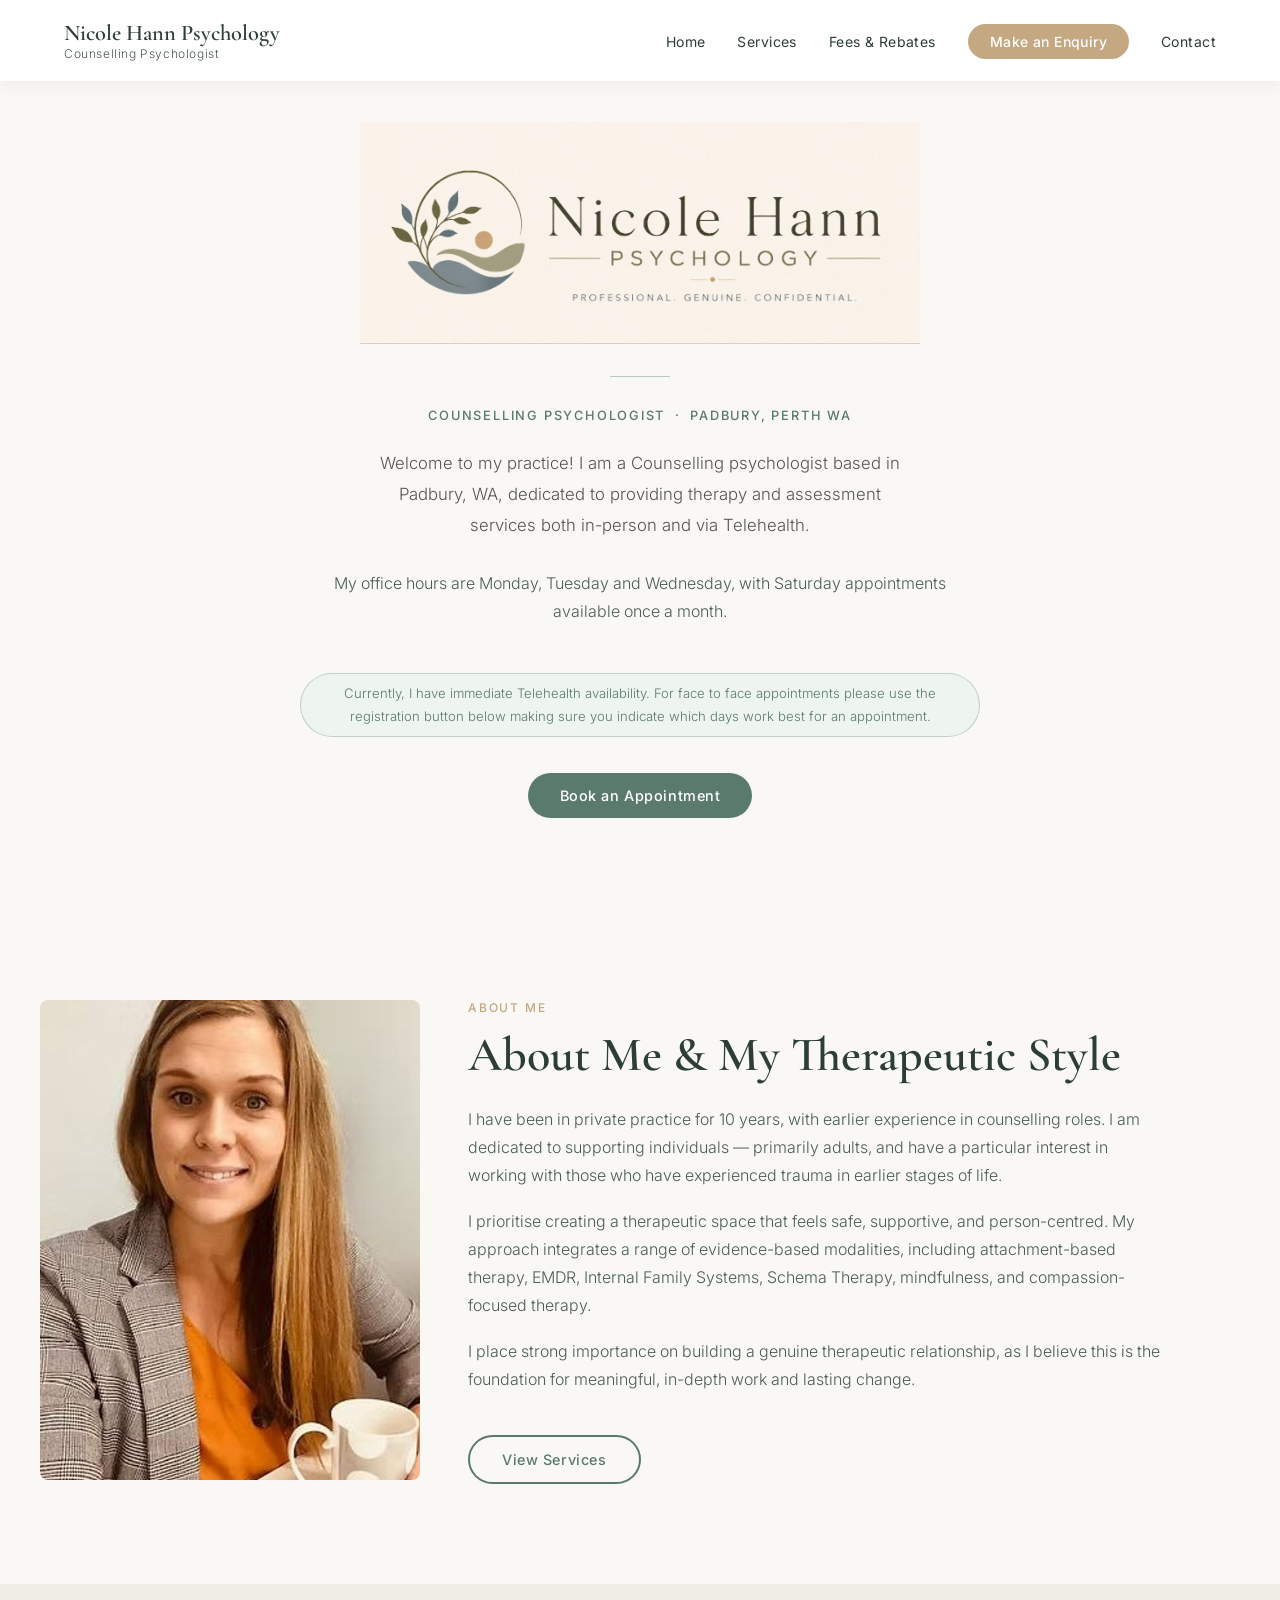
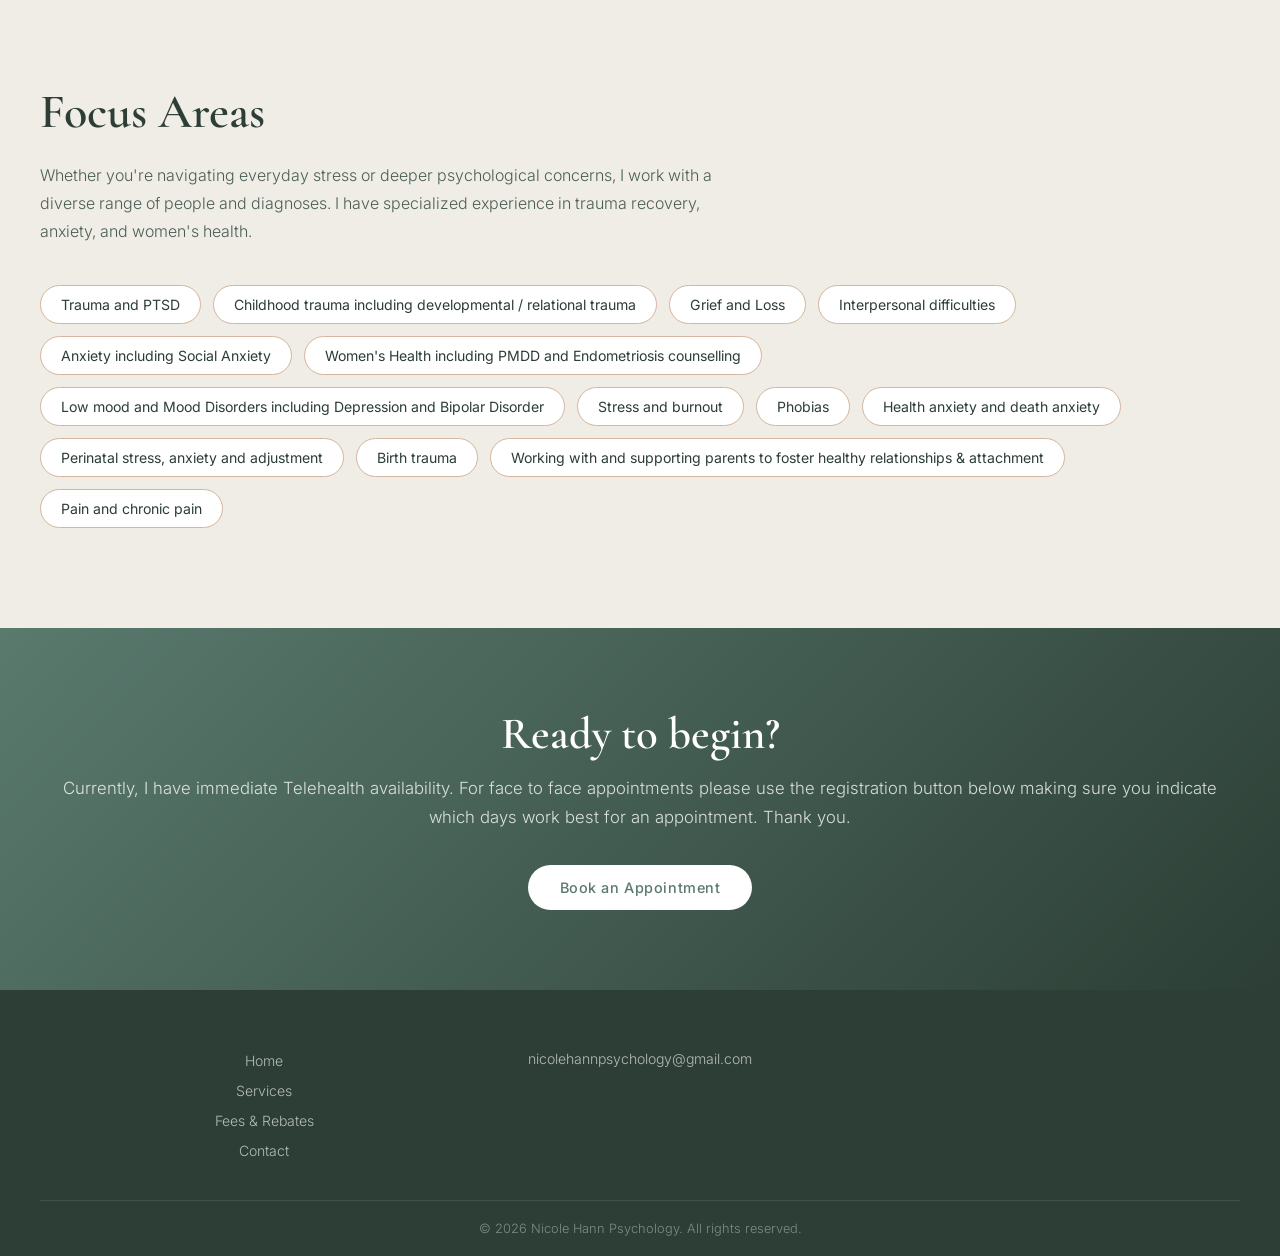
<file: index.html>
<!DOCTYPE html>
<html lang="en">
<head>
  <meta charset="UTF-8" />
  <meta name="viewport" content="width=device-width, initial-scale=1.0" />
  <title>Nicole Hann Psychology | Counselling Psychologist Padbury, Perth</title>
  <meta name="description" content="Nicole Hann Psychology — Counselling Psychologist in Padbury, Perth WA. Trauma-informed therapy, EMDR, anxiety, depression, and more. Immediate Telehealth availability." />
  <link rel="preconnect" href="https://fonts.googleapis.com" />
  <link rel="preconnect" href="https://fonts.gstatic.com" crossorigin />
  <link href="https://fonts.googleapis.com/css2?family=Cormorant+Garamond:wght@400;600&family=Inter:wght@300;400;500&display=swap" rel="stylesheet" />
  <link rel="stylesheet" href="css/style.css" />
</head>
<body>

  <!-- NAV -->
  <nav class="nav" id="mainNav">
    <div class="nav-container">
      <a href="index.html" class="nav-logo">
        Nicole Hann Psychology
        <span>Counselling Psychologist</span>
      </a>
      <ul class="nav-links">
        <li><a href="index.html">Home</a></li>
        <li><a href="services.html">Services</a></li>
        <li><a href="health-plans.html">Fees &amp; Rebates</a></li>
        <li><a href="contact.html" class="btn-nav">Make an Enquiry</a></li>
        <li><a href="contact.html">Contact</a></li>
      </ul>
      <button class="hamburger" aria-label="Toggle menu">
        <span></span><span></span><span></span>
      </button>
    </div>
    <div class="mobile-menu">
      <a href="index.html">Home</a>
      <a href="services.html">Services</a>
      <a href="health-plans.html">Fees &amp; Rebates</a>
      <a href="contact.html">Contact</a>
      <a href="contact.html" class="btn-nav">Make an Enquiry</a>
    </div>
  </nav>

  <!-- HERO -->
  <section class="hero">
    <div class="hero-inner">
      <img src="images/logo.png" alt="Nicole Hann Psychology" class="hero-logo" />
      <div class="hero-divider"></div>
      <p class="hero-tagline">Counselling Psychologist &nbsp;&middot;&nbsp; Padbury, Perth WA</p>
      <p class="hero-body">Welcome to my practice! I am a Counselling psychologist based in Padbury, WA, dedicated to providing therapy and assessment services both in-person and via Telehealth.</p>
      <p class="hero-sub">My office hours are Monday, Tuesday and Wednesday, with Saturday appointments available once a month.</p>
      <p class="hero-availability">Currently, I have immediate Telehealth availability. For face to face appointments please use the registration button below making sure you indicate which days work best for an appointment.</p>
      <div class="hero-buttons">
        <a href="contact.html" class="btn btn-primary">Book an Appointment</a>
      </div>
    </div>
  </section>

  <!-- ABOUT ME -->
  <section class="section">
    <div class="container">
      <div class="about-layout">
      <div class="about-img reveal">
        <img src="images/nicole-photo.jpg" alt="Nicole Hann — Counselling Psychologist" />
      </div>
      <div class="about-text reveal">
        <div class="section-label">About Me</div>
        <h2 class="section-title">About Me &amp; My Therapeutic Style</h2>
        <p>I have been in private practice for 10 years, with earlier experience in counselling roles. I am dedicated to supporting individuals — primarily adults, and have a particular interest in working with those who have experienced trauma in earlier stages of life.</p>
        <p>I prioritise creating a therapeutic space that feels safe, supportive, and person-centred. My approach integrates a range of evidence-based modalities, including attachment-based therapy, EMDR, Internal Family Systems, Schema Therapy, mindfulness, and compassion-focused therapy.</p>
        <p>I place strong importance on building a genuine therapeutic relationship, as I believe this is the foundation for meaningful, in-depth work and lasting change.</p>
        <a href="services.html" class="btn btn-outline" style="margin-top:24px;">View Services</a>
      </div>
      </div>
    </div>
  </section>

  <!-- FOCUS AREAS -->
  <section class="section section-alt">
    <div class="container">
      <div class="reveal">
        <h2 class="section-title">Focus Areas</h2>
        <p class="section-body">Whether you're navigating everyday stress or deeper psychological concerns, I work with a diverse range of people and diagnoses. I have specialized experience in trauma recovery, anxiety, and women's health.</p>
      </div>
      <div class="focus-grid">
        <span class="focus-tag">Trauma and PTSD</span>
        <span class="focus-tag">Childhood trauma including developmental / relational trauma</span>
        <span class="focus-tag">Grief and Loss</span>
        <span class="focus-tag">Interpersonal difficulties</span>
        <span class="focus-tag">Anxiety including Social Anxiety</span>
        <span class="focus-tag">Women's Health including PMDD and Endometriosis counselling</span>
        <span class="focus-tag">Low mood and Mood Disorders including Depression and Bipolar Disorder</span>
        <span class="focus-tag">Stress and burnout</span>
        <span class="focus-tag">Phobias</span>
        <span class="focus-tag">Health anxiety and death anxiety</span>
        <span class="focus-tag">Perinatal stress, anxiety and adjustment</span>
        <span class="focus-tag">Birth trauma</span>
        <span class="focus-tag">Working with and supporting parents to foster healthy relationships &amp; attachment</span>
        <span class="focus-tag">Pain and chronic pain</span>
      </div>

    </div>
  </section>

  <!-- CTA BANNER - Updated -->
  <section class="cta-banner">
    <div class="container reveal">
      <h2>Ready to begin?</h2>
      <p>Currently, I have immediate Telehealth availability. For face to face appointments please use the registration button below making sure you indicate which days work best for an appointment. Thank you.</p>
      <a href="contact.html" class="btn">Book an Appointment</a>
    </div>
  </section>

  <!-- FOOTER -->
  <footer class="footer">
    <div class="footer-grid">
      <div class="footer-brand">
        <div class="footer-logo">Nicole Hann Psychology</div>
        <p>Counselling Psychologist, Padbury WA</p>
      </div>
      <ul class="footer-links">
        <li><a href="index.html">Home</a></li>
        <li><a href="services.html">Services</a></li>
        <li><a href="health-plans.html">Fees &amp; Rebates</a></li>
        <li><a href="contact.html">Contact</a></li>
      </ul>
      <div class="footer-contact">
        <a href="mailto:nicolehannpsychology@gmail.com">nicolehannpsychology@gmail.com</a>
      </div>
    </div>
    <div class="footer-bottom">
      &copy; 2026 Nicole Hann Psychology. All rights reserved.
    </div>
  </footer>

  <script src="js/main.js"></script>
</body>
</html>
<!-- Cache bust -->

<!-- Rebuild Mon Jul 27 22:01:39 UTC 2026 -->
</file>
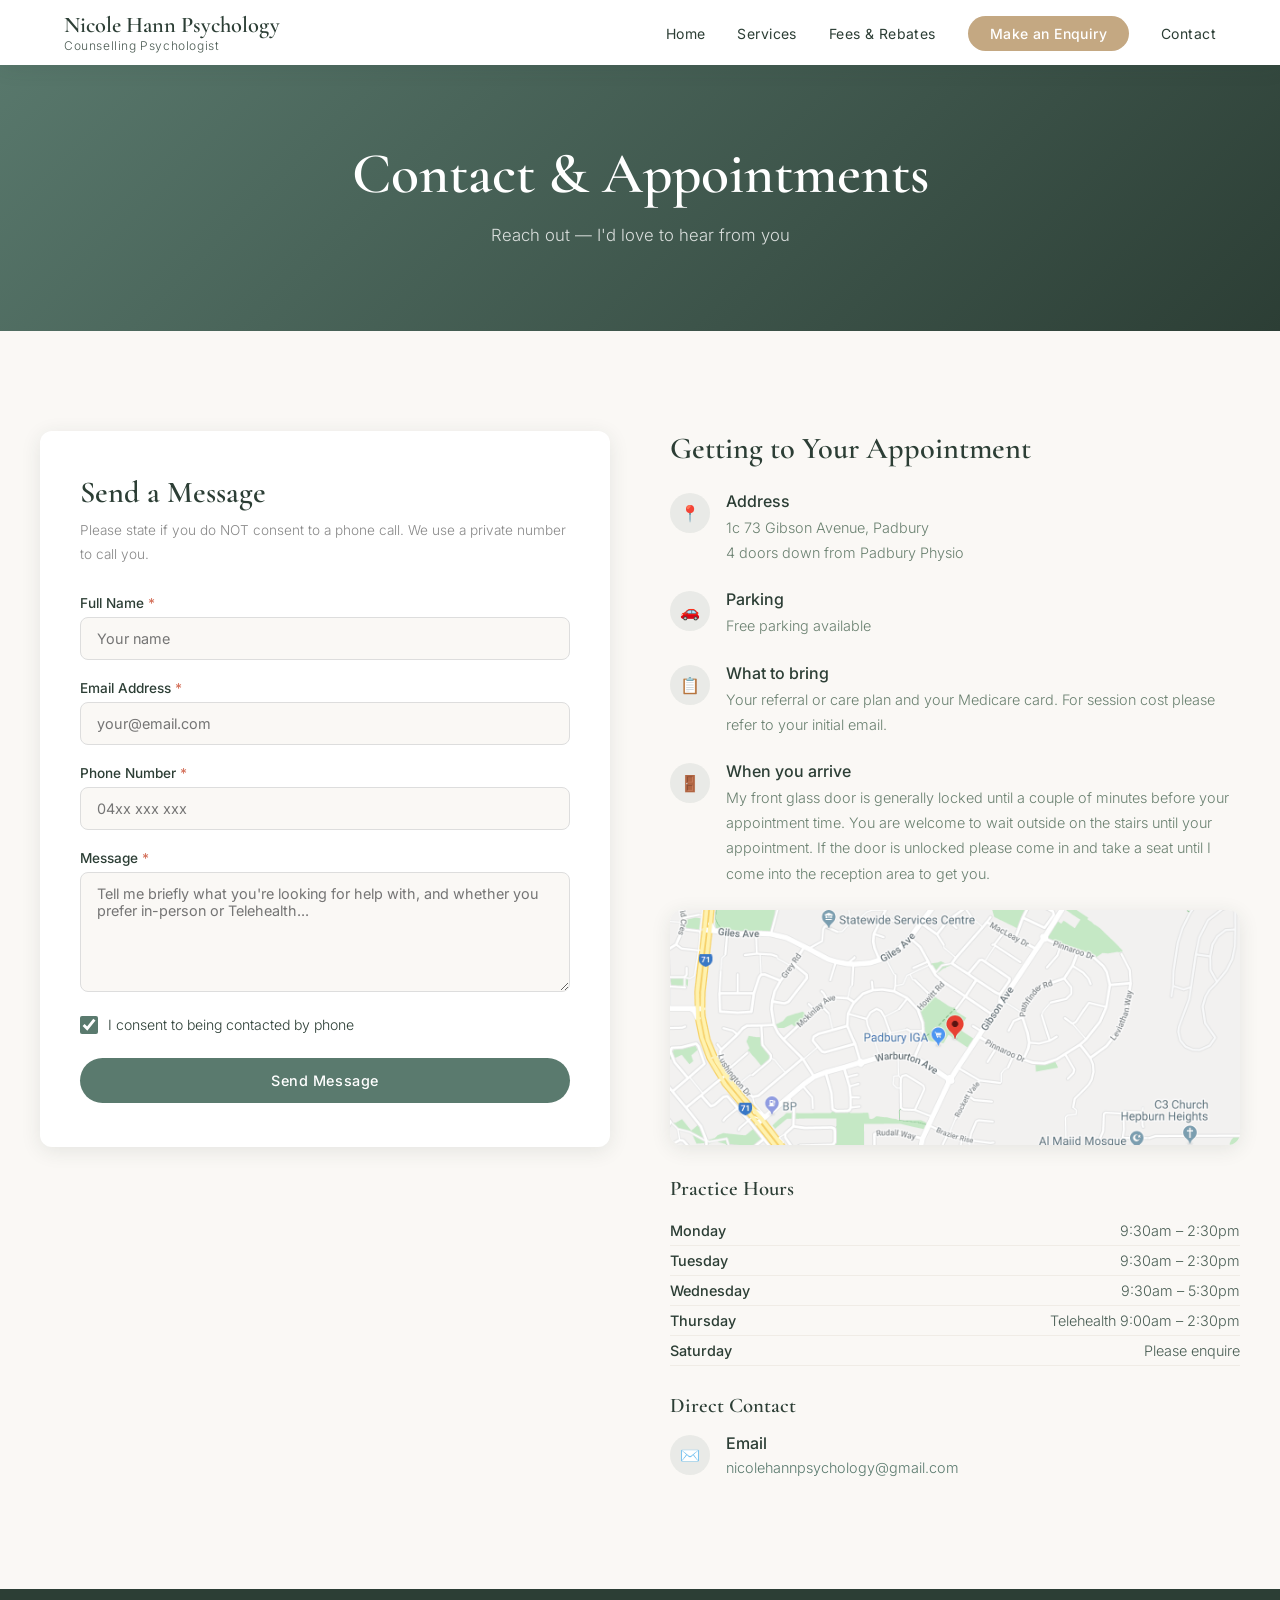
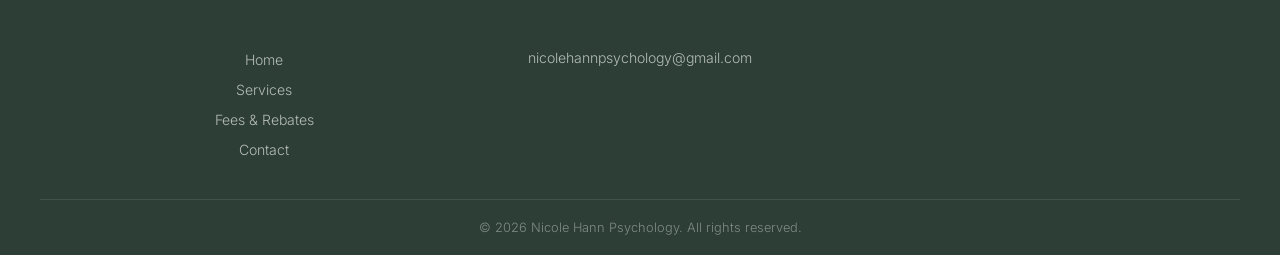
<file: contact.html>
<!DOCTYPE html>
<html lang="en">
<head>
  <meta charset="UTF-8" />
  <meta name="viewport" content="width=device-width, initial-scale=1.0" />
  <title>Contact &amp; Appointments | Nicole Hann Psychology</title>
  <meta name="description" content="Book an appointment or get in touch with Nicole Hann Psychology — Counselling Psychologist, Padbury Perth WA. Telehealth immediately available." />
  <link rel="preconnect" href="https://fonts.googleapis.com" />
  <link rel="preconnect" href="https://fonts.gstatic.com" crossorigin />
  <link href="https://fonts.googleapis.com/css2?family=Cormorant+Garamond:wght@400;600&family=Inter:wght@300;400;500&display=swap" rel="stylesheet" />
  <link rel="stylesheet" href="css/style.css" />
</head>
<body>

  <!-- NAV -->
  <nav class="nav scrolled" id="mainNav">
    <div class="nav-container">
      <a href="index.html" class="nav-logo" style="color:var(--dark);">
        Nicole Hann Psychology
        <span>Counselling Psychologist</span>
      </a>
      <ul class="nav-links">
        <li><a href="index.html">Home</a></li>
        <li><a href="services.html">Services</a></li>
        <li><a href="health-plans.html">Fees &amp; Rebates</a></li>
        <li><a href="contact.html" class="btn-nav">Make an Enquiry</a></li>
        <li><a href="contact.html">Contact</a></li>
      </ul>
      <button class="hamburger" aria-label="Toggle menu">
        <span></span><span></span><span></span>
      </button>
    </div>
    <div class="mobile-menu">
      <a href="index.html">Home</a>
      <a href="services.html">Services</a>
      <a href="health-plans.html">Fees &amp; Rebates</a>
      <a href="contact.html">Contact</a>
      <a href="contact.html" class="btn-nav">Make an Enquiry</a>
    </div>
  </nav>

  <!-- PAGE HERO -->
  <div class="page-hero">
    <h1>Contact &amp; Appointments</h1>
    <p>Reach out — I'd love to hear from you</p>
  </div>

  <!-- CONTACT SECTION -->
  <section class="section">
    <div class="container">
      <div class="contact-grid">

        <!-- FORM -->
        <div class="contact-form-wrap reveal">
          <h2>Send a Message</h2>
          <p class="form-note">Please state if you do NOT consent to a phone call. We use a private number to call you.</p>

          <form id="booking-form" novalidate>
            <div class="form-group">
              <label for="name">Full Name <span style="color:#d4705a;">*</span></label>
              <input type="text" id="name" name="name" placeholder="Your name" required />
            </div>
            <div class="form-group">
              <label for="email">Email Address <span style="color:#d4705a;">*</span></label>
              <input type="email" id="email" name="email" placeholder="your@email.com" required />
            </div>
            <div class="form-group">
              <label for="phone">Phone Number <span style="color:#d4705a;">*</span></label>
              <input type="tel" id="phone" name="phone" placeholder="04xx xxx xxx" required />
            </div>
            <div class="form-group">
              <label for="message">Message <span style="color:#d4705a;">*</span></label>
              <textarea id="message" name="message" placeholder="Tell me briefly what you're looking for help with, and whether you prefer in-person or Telehealth..." required></textarea>
            </div>
            <label class="form-checkbox">
              <input type="checkbox" name="phoneConsent" id="phoneConsent" checked />
              <span>I consent to being contacted by phone</span>
            </label>
            <button type="submit" class="btn btn-primary" style="width:100%;">Send Message</button>
          </form>

          <div id="form-success" class="form-success">
            <div class="success-icon">✓</div>
            <h3>Message Sent!</h3>
            <p>Thanks for reaching out. Nicole will be in contact with you shortly.</p>
          </div>
        </div>

        <!-- PRACTICE INFO -->
        <div class="contact-info reveal">
          <h2>Getting to Your Appointment</h2>

          <div class="info-item">
            <div class="info-item-icon">📍</div>
            <div class="info-item-text">
              <strong>Address</strong>
              <p>1c 73 Gibson Avenue, Padbury<br />4 doors down from Padbury Physio</p>
            </div>
          </div>

          <div class="info-item">
            <div class="info-item-icon">🚗</div>
            <div class="info-item-text">
              <strong>Parking</strong>
              <p>Free parking available</p>
            </div>
          </div>

          <div class="info-item">
            <div class="info-item-icon">📋</div>
            <div class="info-item-text">
              <strong>What to bring</strong>
              <p>Your referral or care plan and your Medicare card. For session cost please refer to your initial email.</p>
            </div>
          </div>

          <div class="info-item">
            <div class="info-item-icon">🚪</div>
            <div class="info-item-text">
              <strong>When you arrive</strong>
              <p>My front glass door is generally locked until a couple of minutes before your appointment time. You are welcome to wait outside on the stairs until your appointment. If the door is unlocked please come in and take a seat until I come into the reception area to get you.</p>
            </div>
          </div>

          <div class="map-wrap">
            <img src="images/map.png" alt="Map to Nicole Hann Psychology, Padbury" />
          </div>

          <!-- HOURS -->
          <div style="margin-top:32px;">
            <h3 style="font-size:1.3rem;color:var(--dark);margin-bottom:14px;">Practice Hours</h3>
            <ul class="hours-list">
              <li><strong>Monday</strong> <span>9:30am – 2:30pm</span></li>
              <li><strong>Tuesday</strong> <span>9:30am – 2:30pm</span></li>
              <li><strong>Wednesday</strong> <span>9:30am – 5:30pm</span></li>
              <li><strong>Thursday</strong> <span>Telehealth 9:00am – 2:30pm</span></li>
              <li><strong>Saturday</strong> <span>Please enquire</span></li>
            </ul>
          </div>

          <!-- DIRECT CONTACT -->
          <div style="margin-top:28px;">
            <h3 style="font-size:1.3rem;color:var(--dark);margin-bottom:14px;">Direct Contact</h3>
            <div class="info-item" style="margin-bottom:12px;">
              <div class="info-item-icon">✉️</div>
              <div class="info-item-text">
                <strong>Email</strong>
                <a href="mailto:nicolehannpsychology@gmail.com" style="color:var(--primary);font-size:0.9rem;">nicolehannpsychology@gmail.com</a>
              </div>
            </div>

          </div>
        </div>

      </div>
    </div>
  </section>

  <!-- FOOTER -->
  <footer class="footer">
    <div class="footer-grid">
      <div class="footer-brand">
        <div class="footer-logo">Nicole Hann Psychology</div>
        <p>Counselling Psychologist, Padbury WA</p>
      </div>
      <ul class="footer-links">
        <li><a href="index.html">Home</a></li>
        <li><a href="services.html">Services</a></li>
        <li><a href="health-plans.html">Fees &amp; Rebates</a></li>
        <li><a href="contact.html">Contact</a></li>
      </ul>
      <div class="footer-contact">
        <a href="mailto:nicolehannpsychology@gmail.com">nicolehannpsychology@gmail.com</a>
      </div>
    </div>
    <div class="footer-bottom">
      &copy; 2026 Nicole Hann Psychology. All rights reserved.
    </div>
  </footer>

  <script src="js/main.js"></script>
</body>
</html>
</file>
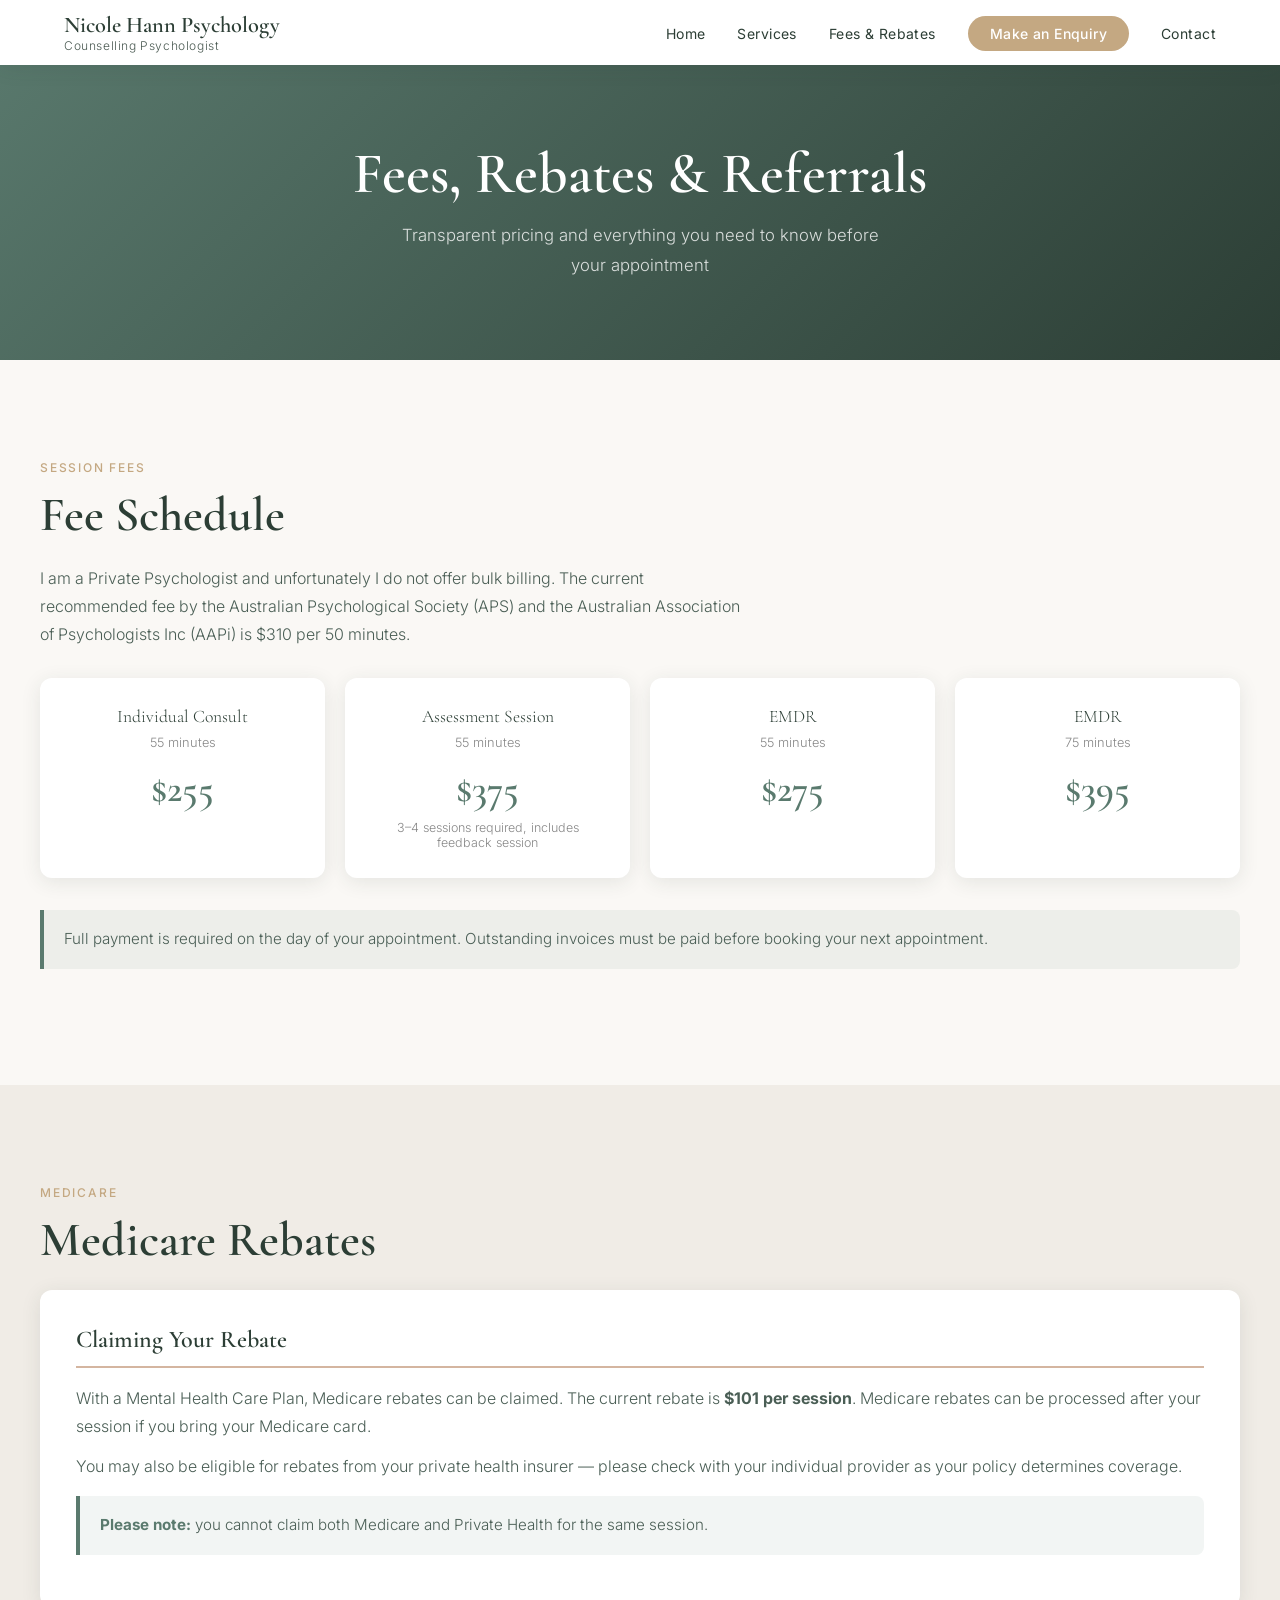
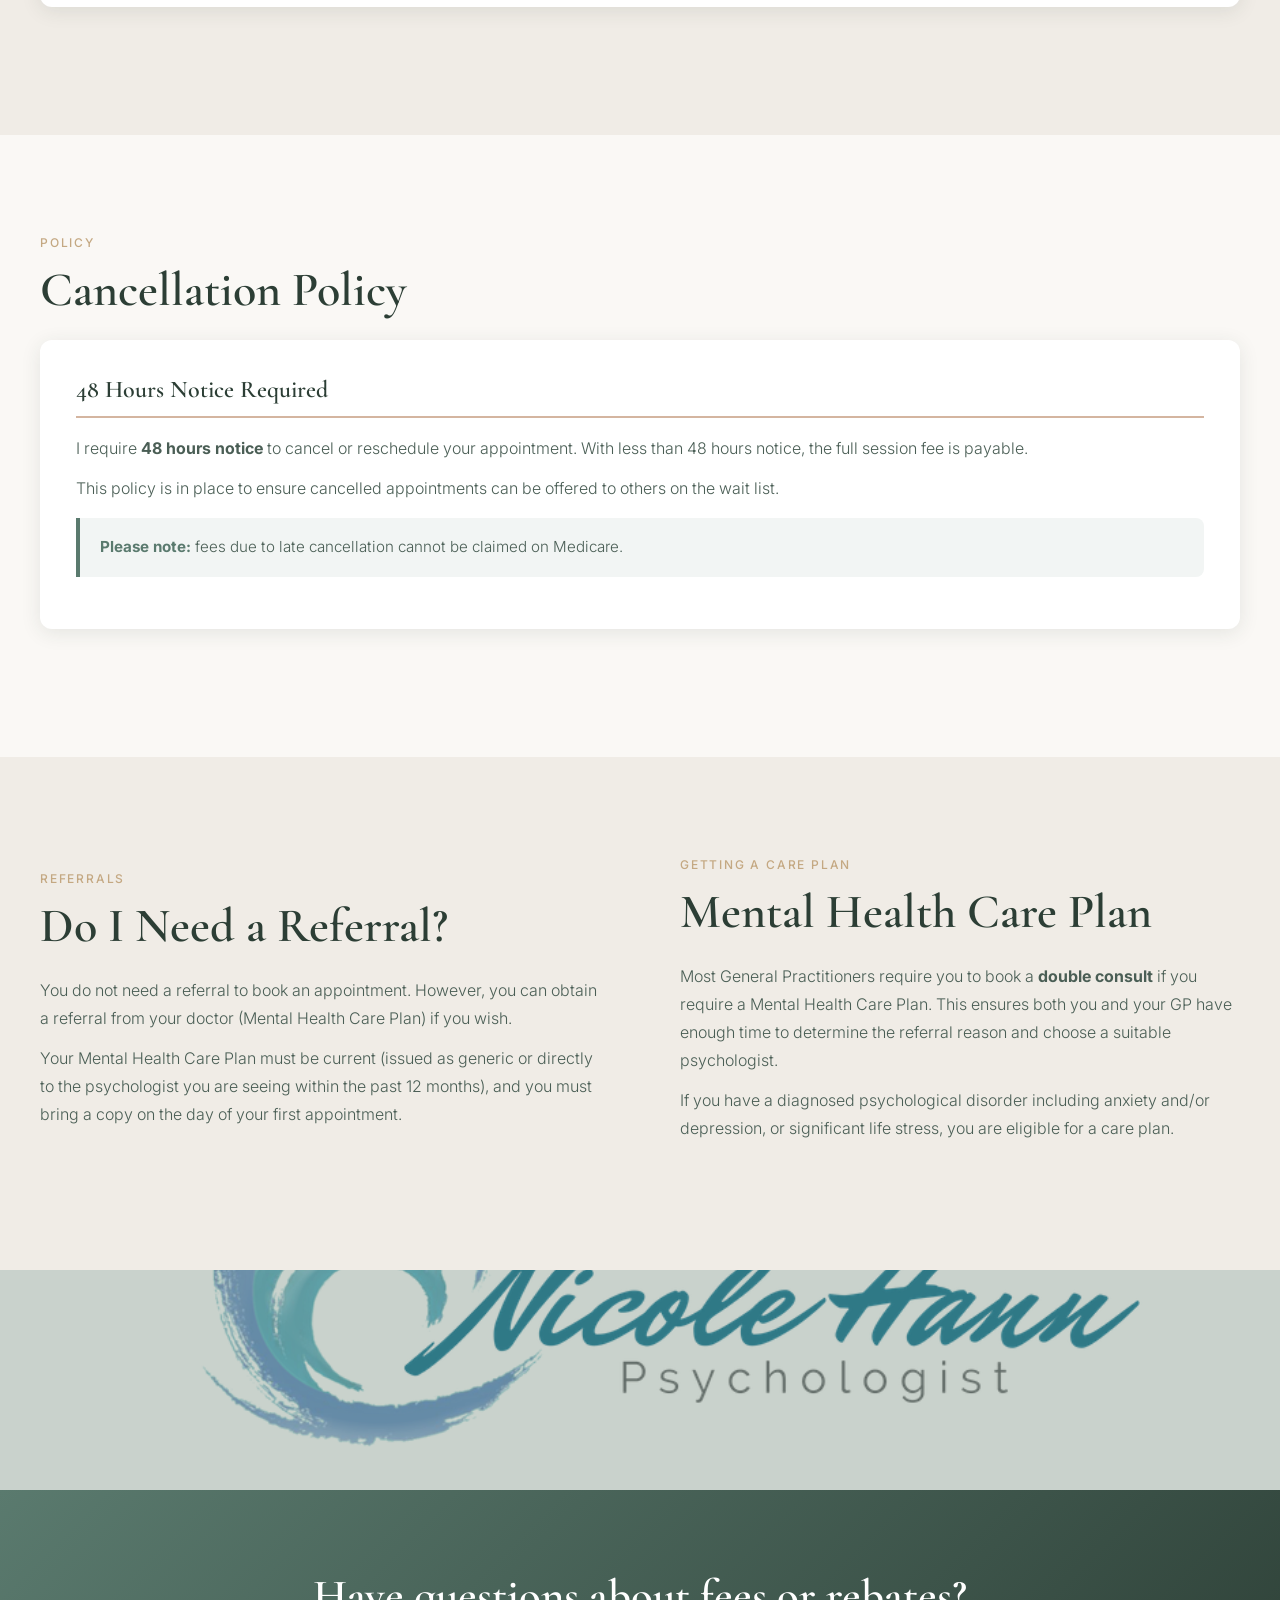
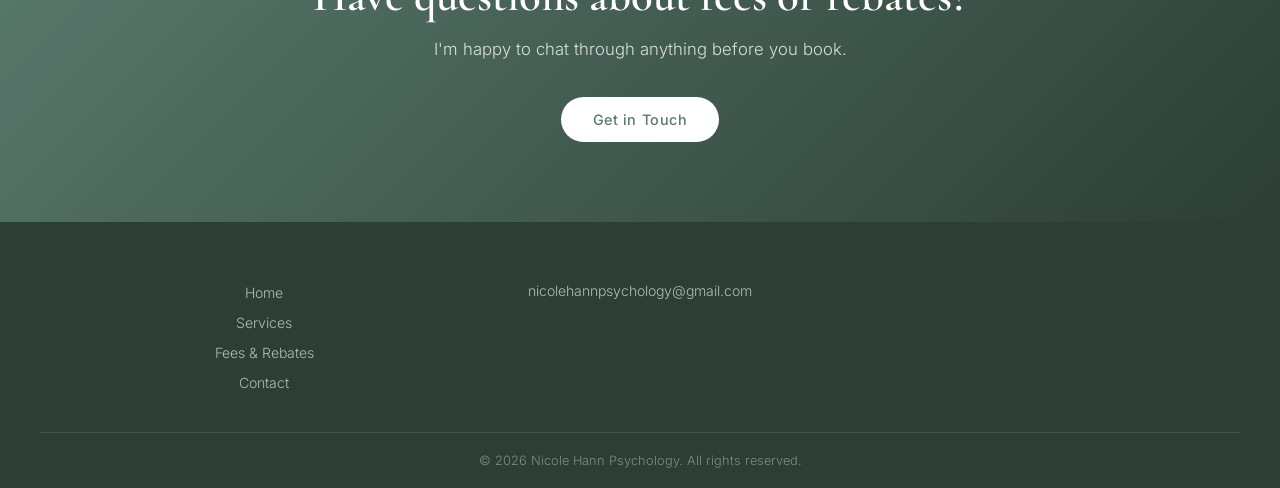
<file: health-plans.html>
<!DOCTYPE html>
<html lang="en">
<head>
  <meta charset="UTF-8" />
  <meta name="viewport" content="width=device-width, initial-scale=1.0" />
  <title>Fees &amp; Rebates | Nicole Hann Psychology</title>
  <meta name="description" content="Session fees, Medicare rebates, Mental Health Care Plans, cancellation policy and referral information — Nicole Hann Psychology, Padbury Perth." />
  <link rel="preconnect" href="https://fonts.googleapis.com" />
  <link rel="preconnect" href="https://fonts.gstatic.com" crossorigin />
  <link href="https://fonts.googleapis.com/css2?family=Cormorant+Garamond:wght@400;600&family=Inter:wght@300;400;500&display=swap" rel="stylesheet" />
  <link rel="stylesheet" href="css/style.css" />
</head>
<body>

  <!-- NAV -->
  <nav class="nav scrolled" id="mainNav">
    <div class="nav-container">
      <a href="index.html" class="nav-logo" style="color:var(--dark);">
        Nicole Hann Psychology
        <span>Counselling Psychologist</span>
      </a>
      <ul class="nav-links">
        <li><a href="index.html">Home</a></li>
        <li><a href="services.html">Services</a></li>
        <li><a href="health-plans.html">Fees &amp; Rebates</a></li>
        <li><a href="contact.html" class="btn-nav">Make an Enquiry</a></li>
        <li><a href="contact.html">Contact</a></li>
      </ul>
      <button class="hamburger" aria-label="Toggle menu">
        <span></span><span></span><span></span>
      </button>
    </div>
    <div class="mobile-menu">
      <a href="index.html">Home</a>
      <a href="services.html">Services</a>
      <a href="health-plans.html">Fees &amp; Rebates</a>
      <a href="contact.html">Contact</a>
      <a href="contact.html" class="btn-nav">Make an Enquiry</a>
    </div>
  </nav>

  <!-- PAGE HERO -->
  <div class="page-hero">
    <h1>Fees, Rebates &amp; Referrals</h1>
    <p>Transparent pricing and everything you need to know before your appointment</p>
  </div>

  <!-- FEES SECTION -->
  <section class="section">
    <div class="container">
      <div class="reveal">
        <div class="section-label">Session Fees</div>
        <h2 class="section-title">Fee Schedule</h2>
        <p class="section-body">I am a Private Psychologist and unfortunately I do not offer bulk billing. The current recommended fee by the Australian Psychological Society (APS) and the Australian Association of Psychologists Inc (AAPi) is $310 per 50 minutes.</p>
      </div>

      <div class="fee-cards reveal">
        <div class="fee-card">
          <div class="fee-title">Individual Consult</div>
          <div class="fee-duration">55 minutes</div>
          <div class="fee-price">$255</div>
        </div>
        <div class="fee-card">
          <div class="fee-title">Assessment Session</div>
          <div class="fee-duration">55 minutes</div>
          <div class="fee-price">$375</div>
          <div class="fee-note">3–4 sessions required, includes feedback session</div>
        </div>
        <div class="fee-card">
          <div class="fee-title">EMDR</div>
          <div class="fee-duration">55 minutes</div>
          <div class="fee-price">$275</div>
        </div>
        <div class="fee-card">
          <div class="fee-title">EMDR</div>
          <div class="fee-duration">75 minutes</div>
          <div class="fee-price">$395</div>
        </div>
      </div>

      <div class="highlight-box reveal" style="margin-top:32px;">
        <p>Full payment is required on the day of your appointment. Outstanding invoices must be paid before booking your next appointment.</p>
      </div>
    </div>
  </section>

  <!-- MEDICARE REBATES -->
  <section class="section section-alt">
    <div class="container">
      <div class="reveal">
        <div class="section-label">Medicare</div>
        <h2 class="section-title">Medicare Rebates</h2>
      </div>
      <div class="info-block reveal">
        <h3>Claiming Your Rebate</h3>
        <p>With a Mental Health Care Plan, Medicare rebates can be claimed. The current rebate is <strong>$101 per session</strong>. Medicare rebates can be processed after your session if you bring your Medicare card.</p>
        <p>You may also be eligible for rebates from your private health insurer — please check with your individual provider as your policy determines coverage.</p>
        <div class="highlight-box">
          <p><strong>Please note:</strong> you cannot claim both Medicare and Private Health for the same session.</p>
        </div>
      </div>
    </div>
  </section>

  <!-- CANCELLATION POLICY -->
  <section class="section">
    <div class="container">
      <div class="reveal">
        <div class="section-label">Policy</div>
        <h2 class="section-title">Cancellation Policy</h2>
      </div>
      <div class="info-block reveal">
        <h3>48 Hours Notice Required</h3>
        <p>I require <strong>48 hours notice</strong> to cancel or reschedule your appointment. With less than 48 hours notice, the full session fee is payable.</p>
        <p>This policy is in place to ensure cancelled appointments can be offered to others on the wait list.</p>
        <div class="highlight-box">
          <p><strong>Please note:</strong> fees due to late cancellation cannot be claimed on Medicare.</p>
        </div>
      </div>
    </div>
  </section>

  <!-- REFERRALS -->
  <section class="section section-alt">
    <div class="container">
      <div class="two-col">
        <div class="reveal">
          <div class="section-label">Referrals</div>
          <h2 class="section-title">Do I Need a Referral?</h2>
          <div class="info-block" style="box-shadow:none;padding:0;background:transparent;">
            <p>You do not need a referral to book an appointment. However, you can obtain a referral from your doctor (Mental Health Care Plan) if you wish.</p>
            <p style="margin-top:12px;">Your Mental Health Care Plan must be current (issued as generic or directly to the psychologist you are seeing within the past 12 months), and you must bring a copy on the day of your first appointment.</p>
          </div>
        </div>
        <div class="reveal">
          <div class="section-label">Getting a Care Plan</div>
          <h2 class="section-title">Mental Health Care Plan</h2>
          <div class="info-block" style="box-shadow:none;padding:0;background:transparent;">
            <p>Most General Practitioners require you to book a <strong>double consult</strong> if you require a Mental Health Care Plan. This ensures both you and your GP have enough time to determine the referral reason and choose a suitable psychologist.</p>
            <p style="margin-top:12px;">If you have a diagnosed psychological disorder including anxiety and/or depression, or significant life stress, you are eligible for a care plan.</p>
          </div>
        </div>
      </div>
    </div>
  </section>

  <!-- EXTRA IMAGE -->
  <div style="overflow:hidden; height:220px; position:relative;">
    <img src="images/extra-image.png" alt="" style="width:100%;height:100%;object-fit:cover;object-position:center;" />
    <div style="position:absolute;inset:0;background:rgba(90,122,110,0.3);"></div>
  </div>

  <!-- CTA BANNER -->
  <section class="cta-banner">
    <div class="container reveal">
      <h2>Have questions about fees or rebates?</h2>
      <p>I'm happy to chat through anything before you book.</p>
      <a href="contact.html" class="btn">Get in Touch</a>
    </div>
  </section>

  <!-- FOOTER -->
  <footer class="footer">
    <div class="footer-grid">
      <div class="footer-brand">
        <div class="footer-logo">Nicole Hann Psychology</div>
        <p>Counselling Psychologist, Padbury WA</p>
      </div>
      <ul class="footer-links">
        <li><a href="index.html">Home</a></li>
        <li><a href="services.html">Services</a></li>
        <li><a href="health-plans.html">Fees &amp; Rebates</a></li>
        <li><a href="contact.html">Contact</a></li>
      </ul>
      <div class="footer-contact">
        <a href="mailto:nicolehannpsychology@gmail.com">nicolehannpsychology@gmail.com</a>
      </div>
    </div>
    <div class="footer-bottom">
      &copy; 2026 Nicole Hann Psychology. All rights reserved.
    </div>
  </footer>

  <script src="js/main.js"></script>
</body>
</html>
</file>
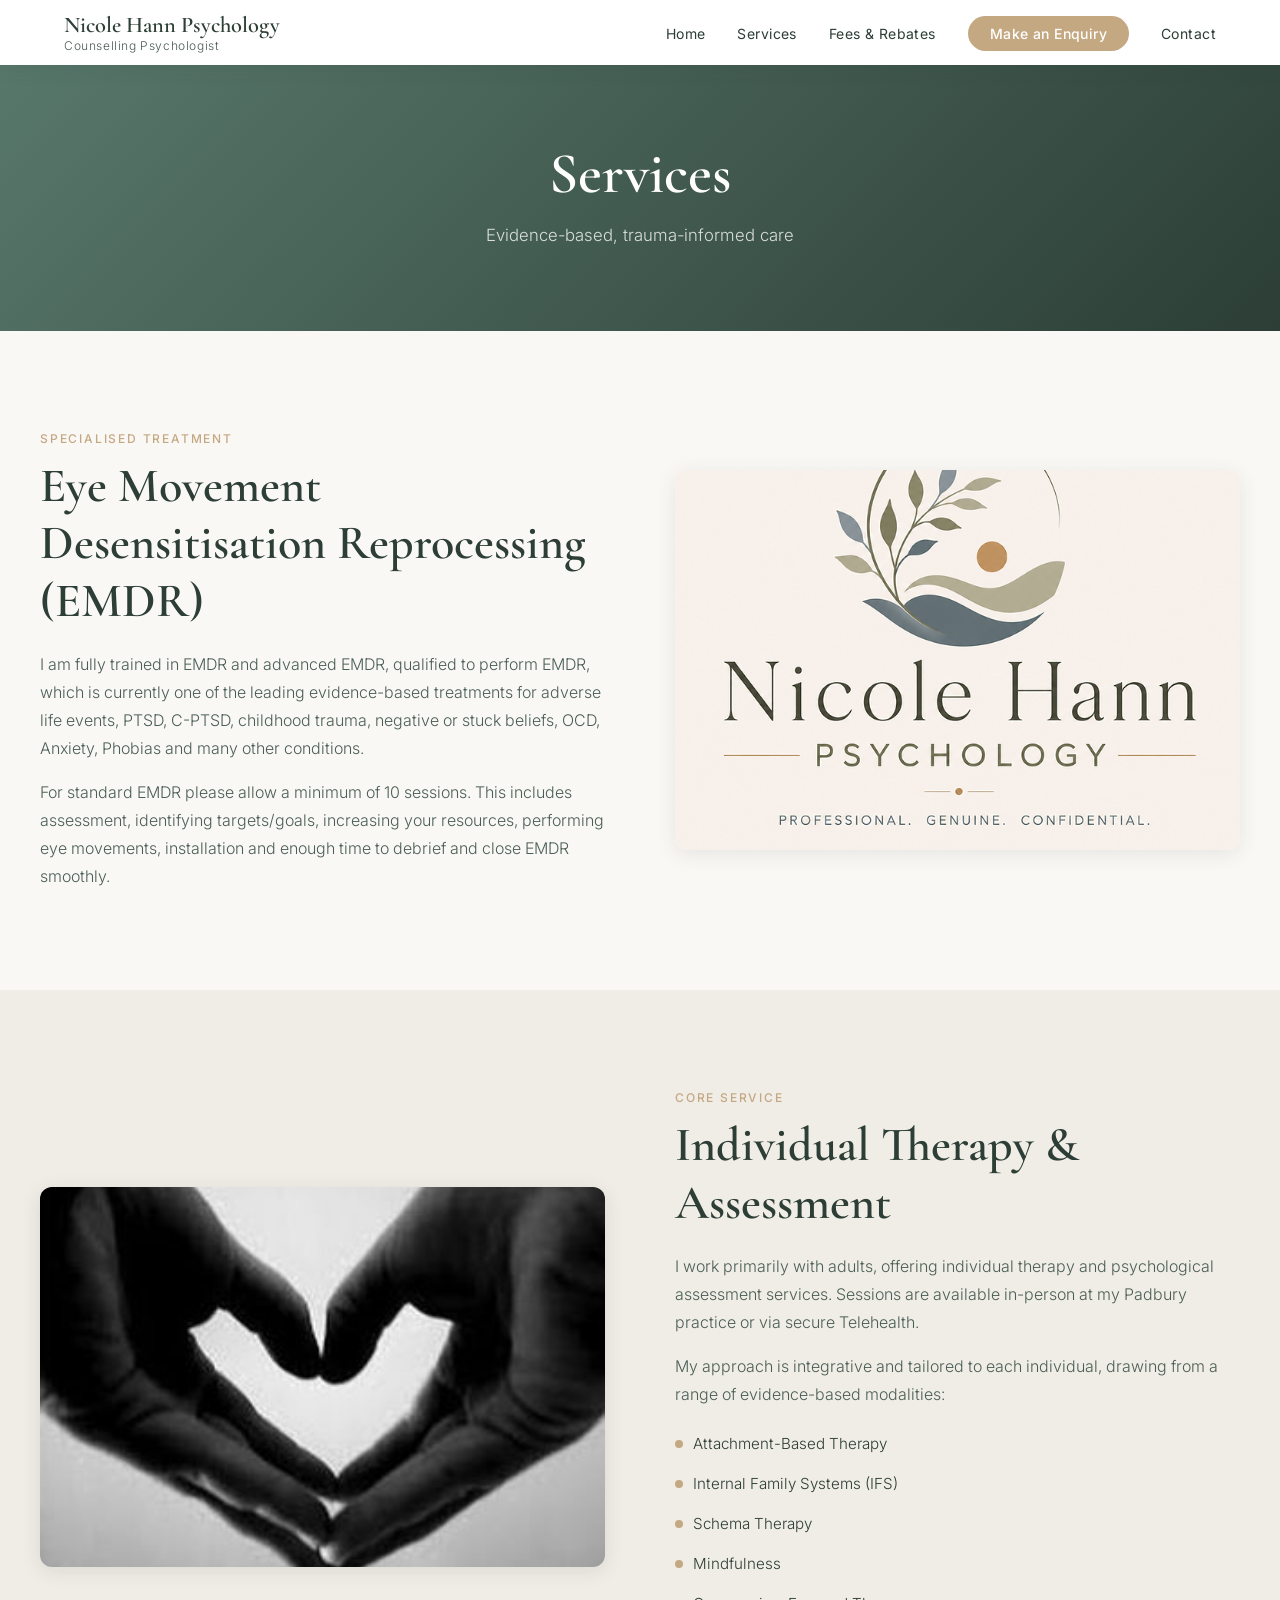
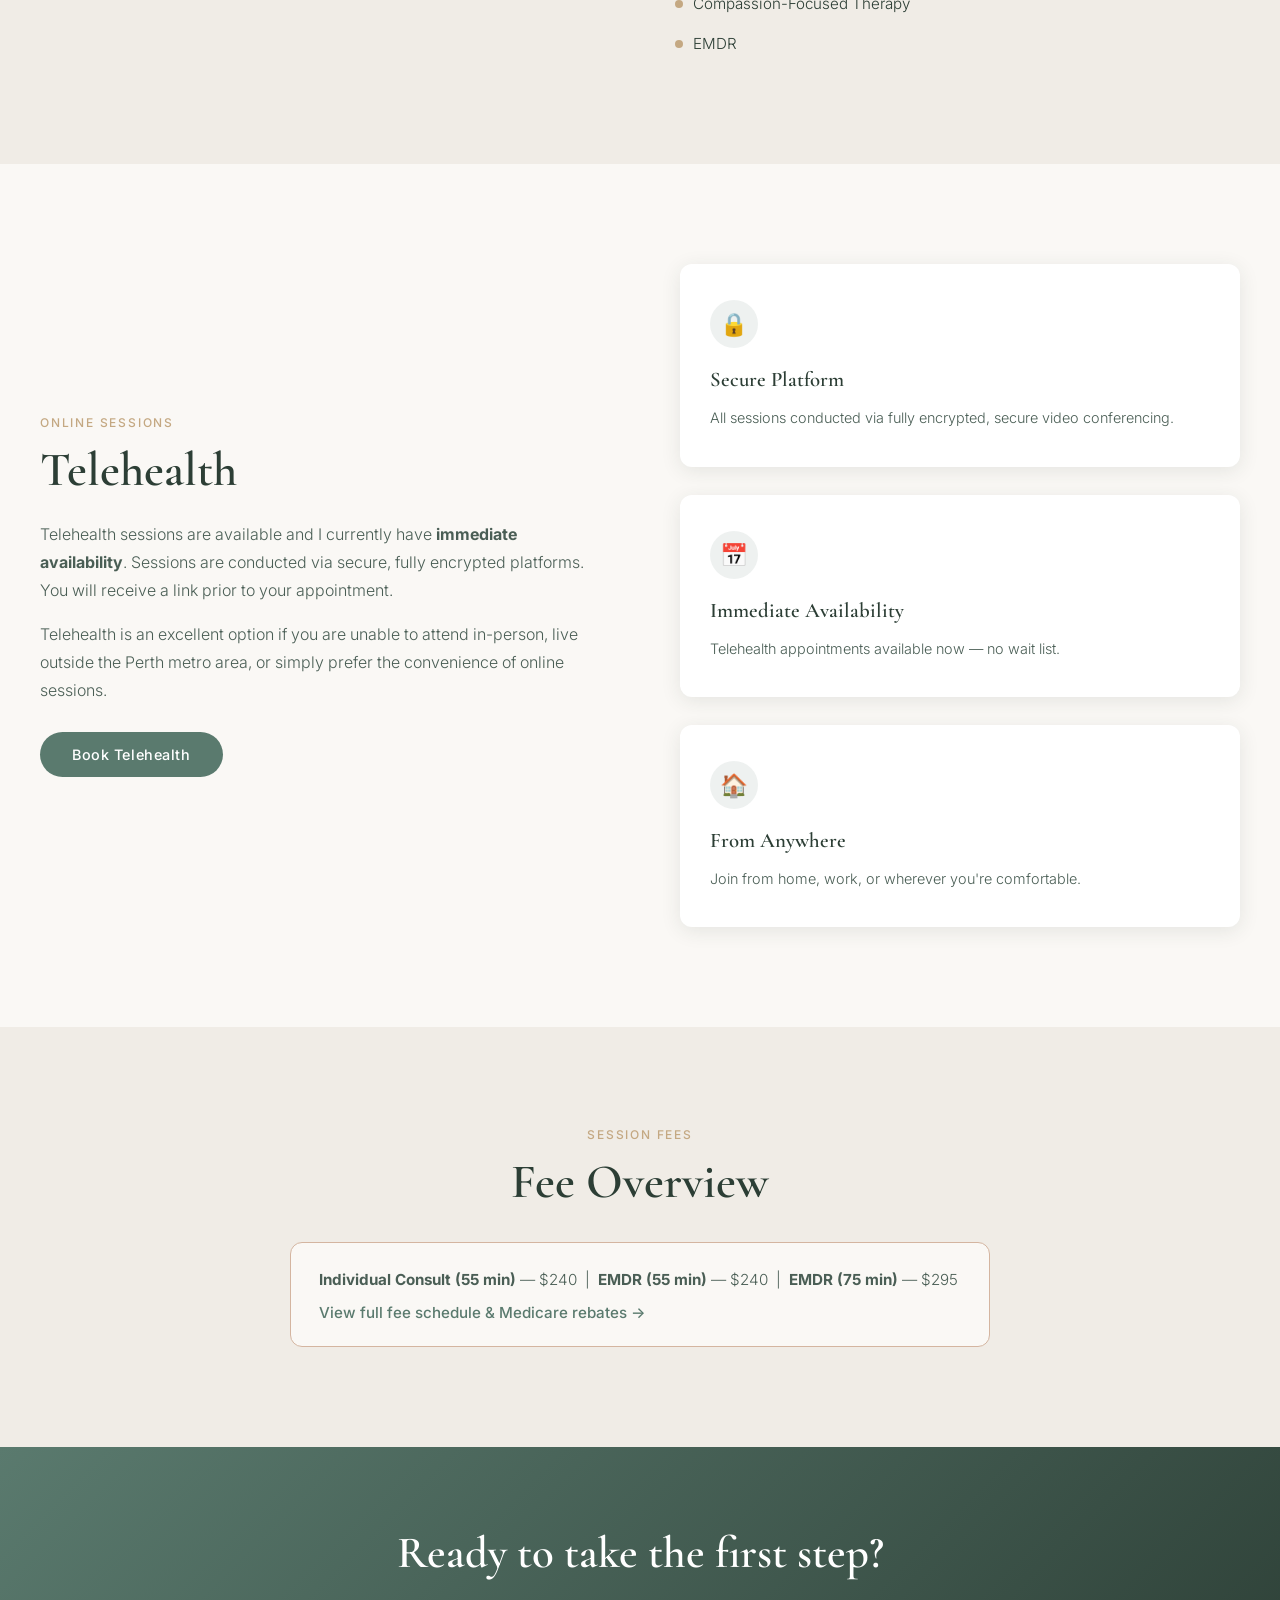
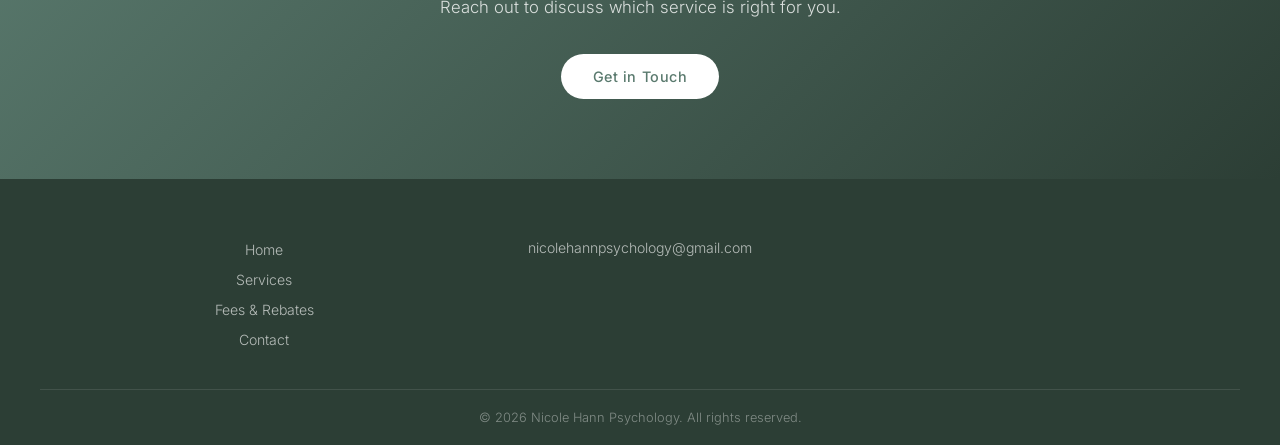
<file: services.html>
<!DOCTYPE html>
<html lang="en">
<head>
  <meta charset="UTF-8" />
  <meta name="viewport" content="width=device-width, initial-scale=1.0" />
  <title>Services | Nicole Hann Psychology</title>
  <meta name="description" content="Psychological services including EMDR, individual therapy, trauma-informed care and Telehealth. Nicole Hann Psychology, Padbury Perth WA." />
  <link rel="preconnect" href="https://fonts.googleapis.com" />
  <link rel="preconnect" href="https://fonts.gstatic.com" crossorigin />
  <link href="https://fonts.googleapis.com/css2?family=Cormorant+Garamond:wght@400;600&family=Inter:wght@300;400;500&display=swap" rel="stylesheet" />
  <link rel="stylesheet" href="css/style.css" />
</head>
<body>

  <!-- NAV -->
  <nav class="nav scrolled" id="mainNav">
    <div class="nav-container">
      <a href="index.html" class="nav-logo" style="color:var(--dark);">
        Nicole Hann Psychology
        <span>Counselling Psychologist</span>
      </a>
      <ul class="nav-links">
        <li><a href="index.html">Home</a></li>
        <li><a href="services.html">Services</a></li>
        <li><a href="health-plans.html">Fees &amp; Rebates</a></li>
        <li><a href="contact.html" class="btn-nav">Make an Enquiry</a></li>
        <li><a href="contact.html">Contact</a></li>
      </ul>
      <button class="hamburger" aria-label="Toggle menu">
        <span></span><span></span><span></span>
      </button>
    </div>
    <div class="mobile-menu">
      <a href="index.html">Home</a>
      <a href="services.html">Services</a>
      <a href="health-plans.html">Fees &amp; Rebates</a>
      <a href="contact.html">Contact</a>
      <a href="contact.html" class="btn-nav">Make an Enquiry</a>
    </div>
  </nav>

  <!-- PAGE HERO -->
  <div class="page-hero">
    <h1>Services</h1>
    <p>Evidence-based, trauma-informed care</p>
  </div>

  <!-- EMDR SECTION -->
  <section class="section">
    <div class="container">
      <div class="service-block">
        <div class="reveal">
          <div class="section-label">Specialised Treatment</div>
          <h2 class="section-title">Eye Movement Desensitisation Reprocessing (EMDR)</h2>
          <p>I am fully trained in EMDR and advanced EMDR, qualified to perform EMDR, which is currently one of the leading evidence-based treatments for adverse life events, PTSD, C-PTSD, childhood trauma, negative or stuck beliefs, OCD, Anxiety, Phobias and many other conditions.</p>
          <p style="margin-top:16px;">For standard EMDR please allow a minimum of 10 sessions. This includes assessment, identifying targets/goals, increasing your resources, performing eye movements, installation and enough time to debrief and close EMDR smoothly.</p>

        </div>
        <div class="service-img reveal">
          <img src="images/therapy-image.png" alt="Therapy session" />
        </div>
      </div>
    </div>
  </section>

  <!-- INDIVIDUAL THERAPY -->
  <section class="section section-alt">
    <div class="container">
      <div class="service-block">
        <div class="service-img reveal">
          <img src="images/services-image2.jpg" alt="Individual therapy" />
        </div>
        <div class="reveal">
          <div class="section-label">Core Service</div>
          <h2 class="section-title">Individual Therapy &amp; Assessment</h2>
          <p>I work primarily with adults, offering individual therapy and psychological assessment services. Sessions are available in-person at my Padbury practice or via secure Telehealth.</p>
          <p style="margin-top:16px;">My approach is integrative and tailored to each individual, drawing from a range of evidence-based modalities:</p>
          <ul class="modality-list" style="margin-top:16px;">
            <li>Attachment-Based Therapy</li>
            <li>Internal Family Systems (IFS)</li>
            <li>Schema Therapy</li>
            <li>Mindfulness</li>
            <li>Compassion-Focused Therapy</li>
            <li>EMDR</li>
          </ul>
        </div>
      </div>
    </div>
  </section>

  <!-- TELEHEALTH -->
  <section class="section">
    <div class="container">
      <div class="two-col">
        <div class="reveal">
          <div class="section-label">Online Sessions</div>
          <h2 class="section-title">Telehealth</h2>
          <p>Telehealth sessions are available and I currently have <strong>immediate availability</strong>. Sessions are conducted via secure, fully encrypted platforms. You will receive a link prior to your appointment.</p>
          <p style="margin-top:16px;">Telehealth is an excellent option if you are unable to attend in-person, live outside the Perth metro area, or simply prefer the convenience of online sessions.</p>
          <a href="contact.html" class="btn btn-primary" style="margin-top:28px;">Book Telehealth</a>
        </div>
        <div class="reveal">
          <div class="cards-grid" style="grid-template-columns:1fr;margin-top:0;">
            <div class="card">
              <div class="card-icon">🔒</div>
              <h3>Secure Platform</h3>
              <p>All sessions conducted via fully encrypted, secure video conferencing.</p>
            </div>
            <div class="card">
              <div class="card-icon">📅</div>
              <h3>Immediate Availability</h3>
              <p>Telehealth appointments available now — no wait list.</p>
            </div>
            <div class="card">
              <div class="card-icon">🏠</div>
              <h3>From Anywhere</h3>
              <p>Join from home, work, or wherever you're comfortable.</p>
            </div>
          </div>
        </div>
      </div>
    </div>
  </section>

  <!-- FEE TEASER -->
  <section class="section section-alt">
    <div class="container reveal" style="text-align:center; max-width:700px; margin:0 auto;">
      <div class="section-label">Session Fees</div>
      <h2 class="section-title">Fee Overview</h2>
      <div class="fee-teaser" style="text-align:left; max-width:100%;">
        <p><strong>Individual Consult (55 min)</strong> — $240 &nbsp;|&nbsp; <strong>EMDR (55 min)</strong> — $240 &nbsp;|&nbsp; <strong>EMDR (75 min)</strong> — $295</p>
        <a href="health-plans.html">View full fee schedule &amp; Medicare rebates →</a>
      </div>
    </div>
  </section>

  <!-- CTA BANNER -->
  <section class="cta-banner">
    <div class="container reveal">
      <h2>Ready to take the first step?</h2>
      <p>Reach out to discuss which service is right for you.</p>
      <a href="contact.html" class="btn">Get in Touch</a>
    </div>
  </section>

  <!-- FOOTER -->
  <footer class="footer">
    <div class="footer-grid">
      <div class="footer-brand">
        <div class="footer-logo">Nicole Hann Psychology</div>
        <p>Counselling Psychologist, Padbury WA</p>
      </div>
      <ul class="footer-links">
        <li><a href="index.html">Home</a></li>
        <li><a href="services.html">Services</a></li>
        <li><a href="health-plans.html">Fees &amp; Rebates</a></li>
        <li><a href="contact.html">Contact</a></li>
      </ul>
      <div class="footer-contact">
        <a href="mailto:nicolehannpsychology@gmail.com">nicolehannpsychology@gmail.com</a>
      </div>
    </div>
    <div class="footer-bottom">
      &copy; 2026 Nicole Hann Psychology. All rights reserved.
    </div>
  </footer>

  <script src="js/main.js"></script>
</body>
</html>
</file>
<file: css/style.css>
/* =============================
   Nicole Hann Psychology
   Global Styles
   ============================= */

:root {
  --primary: #5a7a6e;
  --secondary: #c4a882;
  --accent: #d4b5a0;
  --dark: #2c3e35;
  --light-bg: #faf8f5;
  --white: #ffffff;
  --section-alt: #f0ece6;
  --shadow: 0 4px 20px rgba(44, 62, 53, 0.1);
  --shadow-hover: 0 8px 30px rgba(44, 62, 53, 0.18);
  --radius: 12px;
  --transition: all 0.3s ease;
}

* {
  margin: 0;
  padding: 0;
  box-sizing: border-box;
}

html {
  scroll-behavior: smooth;
}

body {
  font-family: 'Inter', sans-serif;
  font-weight: 300;
  color: var(--dark);
  background: var(--light-bg);
  opacity: 0;
  animation: pageLoad 0.6s ease forwards;
}

@keyframes pageLoad {
  to { opacity: 1; }
}

h1, h2, h3, h4, h5 {
  font-family: 'Cormorant Garamond', serif;
  font-weight: 600;
  line-height: 1.2;
}

p {
  line-height: 1.75;
  color: #4a5e55;
}

a {
  color: var(--primary);
  text-decoration: none;
  transition: var(--transition);
}

a:hover {
  color: var(--secondary);
}

img {
  max-width: 100%;
  display: block;
}

/* ===== NAVIGATION ===== */
.nav {
  position: fixed;
  top: 0;
  left: 0;
  right: 0;
  z-index: 1000;
  padding: 20px 0;
  transition: var(--transition);
  background: var(--white);
  box-shadow: 0 2px 20px rgba(44, 62, 53, 0.08);
}

.nav.scrolled {
  background: var(--white);
  box-shadow: 0 2px 20px rgba(44, 62, 53, 0.12);
  padding: 12px 0;
}

.nav-container {
  max-width: 1200px;
  margin: 0 auto;
  padding: 0 24px;
  display: flex;
  align-items: center;
  justify-content: space-between;
}

.nav-logo {
  font-family: 'Cormorant Garamond', serif;
  font-size: 1.4rem;
  font-weight: 600;
  color: var(--dark);
  transition: var(--transition);
  line-height: 1.2;
}

.nav-logo span {
  display: block;
  font-size: 0.75rem;
  font-family: 'Inter', sans-serif;
  font-weight: 300;
  letter-spacing: 0.05em;
  opacity: 0.85;
}

.nav.scrolled .nav-logo {
  color: var(--dark);
}

.nav-links {
  display: flex;
  align-items: center;
  gap: 32px;
  list-style: none;
}

.nav-links a {
  font-family: 'Inter', sans-serif;
  font-size: 0.875rem;
  font-weight: 400;
  color: var(--dark);
  letter-spacing: 0.03em;
  transition: var(--transition);
}

.nav.scrolled .nav-links a {
  color: var(--dark);
}

.nav-links a:hover {
  color: var(--secondary);
}

.nav-links .btn-nav {
  background: var(--secondary);
  color: var(--white) !important;
  padding: 9px 22px;
  border-radius: 50px;
  font-weight: 500;
}

.nav-links .btn-nav:hover {
  background: var(--primary);
  color: var(--white) !important;
}

.hamburger {
  display: none;
  flex-direction: column;
  gap: 5px;
  cursor: pointer;
  padding: 4px;
  background: none;
  border: none;
  z-index: 1001;
}

.hamburger span {
  display: block;
  width: 24px;
  height: 2px;
  background: var(--dark);
  transition: var(--transition);
  border-radius: 2px;
}

.nav.scrolled .hamburger span {
  background: var(--dark);
}

.hamburger.open span:nth-child(1) { transform: rotate(45deg) translate(5px, 5px); }
.hamburger.open span:nth-child(2) { opacity: 0; }
.hamburger.open span:nth-child(3) { transform: rotate(-45deg) translate(5px, -5px); }

.mobile-menu {
  display: flex;
  position: fixed;
  top: 70px;
  left: 0;
  right: 0;
  background: var(--white);
  padding: 0 24px;
  gap: 16px;
  box-shadow: 0 8px 24px rgba(0,0,0,0.1);
  z-index: 999;
  flex-direction: column;
  max-height: 0;
  overflow: hidden;
  transition: max-height 0.3s ease, padding 0.3s ease;
}

.mobile-menu.open {
  max-height: 500px;
  padding: 20px 24px;
}

.mobile-menu a {
  color: var(--dark);
  font-size: 1rem;
  padding: 8px 0;
  border-bottom: 1px solid var(--section-alt);
}

.mobile-menu .btn-nav {
  background: var(--secondary);
  color: var(--white) !important;
  padding: 12px 22px;
  border-radius: 50px;
  text-align: center;
  border: none;
}

/* ===== BUTTONS ===== */
.btn {
  display: inline-block;
  padding: 14px 32px;
  border-radius: 50px;
  font-family: 'Inter', sans-serif;
  font-size: 0.9rem;
  font-weight: 500;
  letter-spacing: 0.04em;
  transition: var(--transition);
  cursor: pointer;
  border: none;
}

.btn-primary {
  background: var(--primary);
  color: var(--white);
}

.btn-primary:hover {
  background: var(--dark);
  color: var(--white);
  transform: translateY(-2px);
}

.btn-secondary {
  background: transparent;
  color: var(--white);
  border: 2px solid rgba(255,255,255,0.7);
}

.btn-secondary:hover {
  background: rgba(255,255,255,0.15);
  color: var(--white);
  border-color: var(--white);
}

.btn-outline {
  background: transparent;
  color: var(--primary);
  border: 2px solid var(--primary);
}

.btn-outline:hover {
  background: var(--primary);
  color: var(--white);
  transform: translateY(-2px);
}

/* ===== HERO ===== */
.hero {
  min-height: 100vh;
  display: flex;
  align-items: center;
  justify-content: center;
  text-align: center;
  padding: 120px 24px 80px;
  background: var(--light-bg);
  position: relative;
}

.hero::before {
  content: '';
  position: absolute;
  inset: 0;
  background: transparent;
  pointer-events: none;
}

.hero-inner {
  position: relative;
  max-width: 680px;
  display: flex;
  flex-direction: column;
  align-items: center;
  background: transparent;
  padding: 0;
  margin: 0;
}

.hero-logo {
  width: min(560px, 85vw);
  height: auto;
  margin-bottom: 32px;
  object-fit: contain;
  max-height: 560px;
  background: transparent;
  border: none;
  box-shadow: none;
  padding: 0;
}

.hero-divider {
  width: 60px;
  height: 1.5px;
  background: var(--primary);
  opacity: 0.4;
  margin-bottom: 28px;
}

.hero-tagline {
  font-family: 'Inter', sans-serif;
  font-size: 0.8rem;
  font-weight: 500;
  letter-spacing: 0.14em;
  text-transform: uppercase;
  color: var(--primary);
  margin-bottom: 20px;
}

.hero-body {
  font-family: 'Inter', sans-serif;
  font-size: 1.05rem;
  font-weight: 300;
  color: #555;
  line-height: 1.85;
  max-width: 520px;
  margin-bottom: 28px;
}

.hero-availability {
  display: inline-flex;
  align-items: center;
  gap: 8px;
  background: #eef4f0;
  border: 1px solid rgba(90,122,110,0.3);
  color: var(--primary);
  padding: 8px 22px;
  border-radius: 50px;
  font-size: 0.82rem;
  font-family: 'Inter', sans-serif;
  margin-top: 48px;
  margin-bottom: 36px;
}

.hero-availability strong {
  font-weight: 600;
}

.hero-buttons {
  display: flex;
  gap: 14px;
  flex-wrap: wrap;
  justify-content: center;
}

.btn-ghost {
  padding: 14px 28px;
  border-radius: 4px;
  font-family: 'Inter', sans-serif;
  font-size: 0.85rem;
  font-weight: 500;
  letter-spacing: 0.06em;
  text-transform: uppercase;
  text-decoration: none;
  transition: all 0.2s;
  background: transparent;
  border: 1.5px solid var(--primary);
  color: var(--primary);
}

.btn-ghost:hover {
  background: var(--primary);
  color: var(--white);
}

/* ===== PAGE HERO (interior pages) ===== */
.page-hero {
  background: linear-gradient(135deg, var(--primary) 0%, var(--dark) 100%);
  padding: 140px 24px 80px;
  text-align: center;
  color: var(--white);
}

.page-hero h1 {
  font-size: clamp(2.4rem, 5vw, 3.6rem);
  color: var(--white);
  margin-bottom: 12px;
}

.page-hero p {
  color: rgba(255,255,255,0.8);
  font-size: 1.05rem;
  max-width: 500px;
  margin: 0 auto;
}

/* ===== SECTIONS ===== */
.section {
  padding: 100px 24px;
}

.section-alt {
  background: var(--section-alt);
}

.container {
  max-width: 1200px;
  margin: 0 auto;
}

.section-label {
  font-family: 'Inter', sans-serif;
  font-size: 0.75rem;
  font-weight: 500;
  letter-spacing: 0.15em;
  text-transform: uppercase;
  color: var(--secondary);
  margin-bottom: 12px;
}

.section-title {
  font-size: clamp(2rem, 4vw, 3rem);
  color: var(--dark);
  margin-bottom: 20px;
}

.section-body {
  font-size: 1rem;
  color: #4a5e55;
  max-width: 700px;
}

/* ===== TWO COLUMN ===== */
.two-col {
  display: grid;
  grid-template-columns: 1fr 1fr;
  gap: 80px;
  align-items: center;
}

.two-col.reverse {
  direction: rtl;
}

.two-col.reverse > * {
  direction: ltr;
}

/* ===== ABOUT SECTION ===== */
.about-text {
  max-width: 700px;
}

.about-text p {
  margin-bottom: 18px;
}

/* About layout — stacked on mobile, side-by-side on desktop */
.about-layout {
  display: flex;
  flex-direction: column;
  gap: 0;
}

.about-img {
  border-radius: 0;
  overflow: hidden;
  box-shadow: none;
  width: 100vw;
  margin-left: calc(-50vw + 50%);
}

.about-img img {
  width: 100%;
  height: auto;
  object-fit: contain;
  object-position: center;
}

@media (min-width: 768px) {
  .about-layout {
    flex-direction: row;
    align-items: flex-start;
    gap: 48px;
  }

  .about-img {
    width: 380px;
    min-width: 320px;
    flex-shrink: 0;
    margin-left: 0;
  }

  .about-img img {
    width: 100%;
    height: auto;
    max-height: 480px;
    object-fit: cover;
    object-position: center;
    border-radius: 8px;
  }

  .about-text {
    flex: 1;
  }
}

/* ===== FOCUS AREAS ===== */
.focus-grid {
  display: flex;
  flex-wrap: wrap;
  gap: 12px;
  margin-top: 40px;
}

.focus-tag {
  background: var(--white);
  border: 1.5px solid var(--accent);
  color: var(--dark);
  padding: 10px 20px;
  border-radius: 50px;
  font-size: 0.88rem;
  font-weight: 400;
  transition: var(--transition);
  opacity: 1;
  transform: translateY(0);
}

.focus-tag.visible {
  opacity: 1;
  transform: translateY(0);
}

.focus-tag:hover {
  background: var(--primary);
  color: var(--white);
  border-color: var(--primary);
  transform: translateY(-2px);
}

.focus-note {
  margin-top: 28px;
  font-size: 0.9rem;
  color: #6a8070;
}

.focus-note a {
  color: var(--primary);
  font-weight: 500;
}

/* ===== CTA BANNER ===== */
.cta-banner {
  background: linear-gradient(135deg, var(--primary) 0%, var(--dark) 100%);
  padding: 80px 24px;
  text-align: center;
}

.cta-banner h2 {
  color: var(--white);
  font-size: clamp(1.8rem, 3.5vw, 2.8rem);
  margin-bottom: 12px;
}

.cta-banner p {
  color: rgba(255,255,255,0.8);
  margin-bottom: 32px;
  font-size: 1.05rem;
}

.cta-banner .btn {
  background: var(--white);
  color: var(--primary);
}

.cta-banner .btn:hover {
  background: var(--secondary);
  color: var(--white);
  transform: translateY(-2px);
}

/* ===== CARDS ===== */
.cards-grid {
  display: grid;
  grid-template-columns: repeat(auto-fit, minmax(280px, 1fr));
  gap: 28px;
  margin-top: 50px;
}

.card {
  background: var(--white);
  border-radius: var(--radius);
  padding: 36px 30px;
  box-shadow: var(--shadow);
  transition: var(--transition);
}

.card:hover {
  transform: translateY(-4px);
  box-shadow: var(--shadow-hover);
}

.card-icon {
  width: 48px;
  height: 48px;
  background: rgba(90,122,110,0.1);
  border-radius: 50%;
  display: flex;
  align-items: center;
  justify-content: center;
  margin-bottom: 20px;
  font-size: 1.4rem;
}

.card h3 {
  font-size: 1.3rem;
  color: var(--dark);
  margin-bottom: 12px;
}

.card p {
  font-size: 0.9rem;
}

/* ===== SERVICES ===== */
.service-block {
  display: grid;
  grid-template-columns: 1fr 1fr;
  gap: 70px;
  align-items: center;
  margin-bottom: 80px;
}

.service-block:last-of-type {
  margin-bottom: 0;
}

.service-img {
  border-radius: var(--radius);
  overflow: hidden;
  box-shadow: var(--shadow);
}

.service-img img {
  width: 100%;
  height: 380px;
  object-fit: cover;
}

.modality-list {
  list-style: none;
  margin-top: 20px;
}

.modality-list li {
  display: flex;
  align-items: center;
  gap: 10px;
  padding: 10px 0;
  border-bottom: 1px solid var(--section-alt);
  font-size: 0.95rem;
  color: var(--dark);
}

.modality-list li::before {
  content: '';
  width: 8px;
  height: 8px;
  border-radius: 50%;
  background: var(--secondary);
  flex-shrink: 0;
}

.fee-teaser {
  background: var(--light-bg);
  border: 1px solid var(--accent);
  border-radius: var(--radius);
  padding: 24px 28px;
  margin-top: 30px;
  font-size: 0.95rem;
  color: var(--dark);
}

.fee-teaser a {
  font-weight: 500;
  display: inline-block;
  margin-top: 10px;
}

/* ===== FEES PAGE ===== */
.fee-cards {
  display: grid;
  grid-template-columns: repeat(auto-fit, minmax(220px, 1fr));
  gap: 20px;
  margin-top: 30px;
}

.fee-card {
  background: var(--white);
  border-radius: var(--radius);
  padding: 28px 24px;
  box-shadow: var(--shadow);
  text-align: center;
  transition: var(--transition);
}

.fee-card:hover {
  transform: translateY(-4px);
  box-shadow: var(--shadow-hover);
}

.fee-card .fee-title {
  font-family: 'Cormorant Garamond', serif;
  font-size: 1.1rem;
  color: var(--dark);
  margin-bottom: 8px;
}

.fee-card .fee-duration {
  font-size: 0.8rem;
  color: #888;
  margin-bottom: 16px;
}

.fee-card .fee-price {
  font-family: 'Cormorant Garamond', serif;
  font-size: 2.4rem;
  font-weight: 600;
  color: var(--primary);
}

.fee-card .fee-note {
  font-size: 0.78rem;
  color: #888;
  margin-top: 8px;
}

.info-block {
  background: var(--white);
  border-radius: var(--radius);
  padding: 36px;
  box-shadow: var(--shadow);
  margin-bottom: 28px;
}

.info-block h3 {
  font-size: 1.5rem;
  color: var(--dark);
  margin-bottom: 16px;
  padding-bottom: 12px;
  border-bottom: 2px solid var(--accent);
}

.info-block p {
  margin-bottom: 12px;
}

.info-block p:last-child {
  margin-bottom: 0;
}

.highlight-box {
  background: rgba(90,122,110,0.08);
  border-left: 4px solid var(--primary);
  border-radius: 0 8px 8px 0;
  padding: 16px 20px;
  margin: 16px 0;
  font-size: 0.95rem;
}

.highlight-box strong {
  color: var(--primary);
}

/* ===== CONTACT PAGE ===== */
.contact-grid {
  display: grid;
  grid-template-columns: 1fr 1fr;
  gap: 60px;
  align-items: start;
}

.contact-form-wrap {
  background: var(--white);
  border-radius: var(--radius);
  padding: 44px 40px;
  box-shadow: var(--shadow);
}

.contact-form-wrap h2 {
  font-size: 1.9rem;
  color: var(--dark);
  margin-bottom: 8px;
}

.contact-form-wrap .form-note {
  font-size: 0.85rem;
  color: #888;
  margin-bottom: 28px;
}

.form-group {
  margin-bottom: 20px;
}

.form-group label {
  display: block;
  font-size: 0.85rem;
  font-weight: 500;
  color: var(--dark);
  margin-bottom: 6px;
}

.form-group input,
.form-group textarea {
  width: 100%;
  padding: 12px 16px;
  border: 1.5px solid #ddd;
  border-radius: 8px;
  font-family: 'Inter', sans-serif;
  font-size: 0.9rem;
  color: var(--dark);
  background: var(--light-bg);
  transition: var(--transition);
  outline: none;
}

.form-group input:focus,
.form-group textarea:focus {
  border-color: var(--primary);
  background: var(--white);
  box-shadow: 0 0 0 3px rgba(90,122,110,0.1);
}

.form-group textarea {
  resize: vertical;
  min-height: 120px;
}

.form-checkbox {
  display: flex;
  align-items: center;
  gap: 10px;
  margin-bottom: 24px;
  cursor: pointer;
}

.form-checkbox input {
  width: 18px;
  height: 18px;
  accent-color: var(--primary);
  cursor: pointer;
}

.form-checkbox span {
  font-size: 0.88rem;
  color: var(--dark);
}

.form-success {
  display: none;
  text-align: center;
  padding: 32px;
  color: var(--primary);
}

.form-success .success-icon {
  font-size: 3rem;
  margin-bottom: 16px;
}

.form-success h3 {
  font-size: 1.5rem;
  margin-bottom: 8px;
}

.contact-info h2 {
  font-size: 1.9rem;
  color: var(--dark);
  margin-bottom: 24px;
}

.info-item {
  display: flex;
  gap: 16px;
  margin-bottom: 24px;
  align-items: flex-start;
}

.info-item-icon {
  width: 40px;
  height: 40px;
  background: rgba(90,122,110,0.1);
  border-radius: 50%;
  display: flex;
  align-items: center;
  justify-content: center;
  font-size: 1rem;
  flex-shrink: 0;
  margin-top: 2px;
}

.info-item-text strong {
  display: block;
  font-weight: 500;
  color: var(--dark);
  margin-bottom: 4px;
}

.info-item-text p,
.info-item-text span {
  font-size: 0.9rem;
  color: #6a8070;
}

.hours-list {
  list-style: none;
  font-size: 0.9rem;
}

.hours-list li {
  display: flex;
  justify-content: space-between;
  padding: 6px 0;
  border-bottom: 1px solid var(--section-alt);
  color: #4a5e55;
}

.hours-list li strong {
  color: var(--dark);
  font-weight: 500;
}

.map-wrap {
  border-radius: var(--radius);
  overflow: hidden;
  box-shadow: var(--shadow);
  margin-top: 24px;
}

.map-wrap img {
  width: 100%;
  max-height: 280px;
  object-fit: cover;
}

/* ===== FOOTER ===== */
.footer {
  background: var(--dark);
  color: rgba(255,255,255,0.75);
  padding: 60px 24px 0;
}

.footer-grid {
  max-width: 1200px;
  margin: 0 auto;
  display: grid;
  grid-template-columns: 1fr auto 1fr;
  gap: 40px;
  align-items: start;
  padding-bottom: 40px;
}

.footer-brand {
  display: none;
}

.footer-brand p {
  font-size: 0.85rem;
  color: rgba(255,255,255,0.55);
}

.footer-links {
  list-style: none;
  display: flex;
  flex-direction: column;
  gap: 10px;
  text-align: center;
}

.footer-links a {
  color: rgba(255,255,255,0.65);
  font-size: 0.88rem;
  transition: var(--transition);
}

.footer-links a:hover {
  color: var(--secondary);
}

.footer-contact {
  text-align: right;
}

.footer-contact a {
  display: block;
  color: rgba(255,255,255,0.65);
  font-size: 0.88rem;
  margin-bottom: 6px;
  transition: var(--transition);
}

.footer-contact a:hover {
  color: var(--secondary);
}

.footer-bottom {
  max-width: 1200px;
  margin: 0 auto;
  border-top: 1px solid rgba(255,255,255,0.1);
  padding: 20px 0;
  text-align: center;
  font-size: 0.8rem;
  color: rgba(255,255,255,0.4);
}

/* ===== SCROLL REVEAL ===== */
.reveal {
  opacity: 0;
  transform: translateY(30px);
  transition: opacity 0.65s ease, transform 0.65s ease;
}

.reveal.visible {
  opacity: 1;
  transform: translateY(0);
}

/* old gradient overlay — removed */

/* ===== RESPONSIVE ===== */
@media (max-width: 900px) {
  .two-col,
  .service-block,
  .contact-grid {
    grid-template-columns: 1fr;
    gap: 40px;
  }

  .two-col.reverse {
    direction: ltr;
  }

  .footer-grid {
    grid-template-columns: 1fr;
    text-align: center;
  }

  .footer-contact {
    text-align: center;
  }

  .footer-links {
    flex-direction: row;
    flex-wrap: wrap;
    justify-content: center;
  }

  .nav-links {
    display: none;
  }

  .hamburger {
    display: flex;
  }
}

@media (max-width: 600px) {
  .section {
    padding: 70px 20px;
  }

  .about-img {
    width: 100vw;
    margin-left: calc(-50vw + 50%);
  }

  .about-img img {
    height: auto;
  }

  .fee-cards {
    grid-template-columns: 1fr 1fr;
  }

  .contact-form-wrap {
    padding: 30px 24px;
  }

  .hero-buttons {
    flex-direction: column;
    align-items: flex-start;
  }
}

@media (max-width: 600px) {
  .hero-logo {
    width: min(360px, 85vw);
  }
}
/* Cache bust 1785188677 */
/* Forced rebuild at Mon Jul 27 22:01:36 UTC 2026 */
</file>
